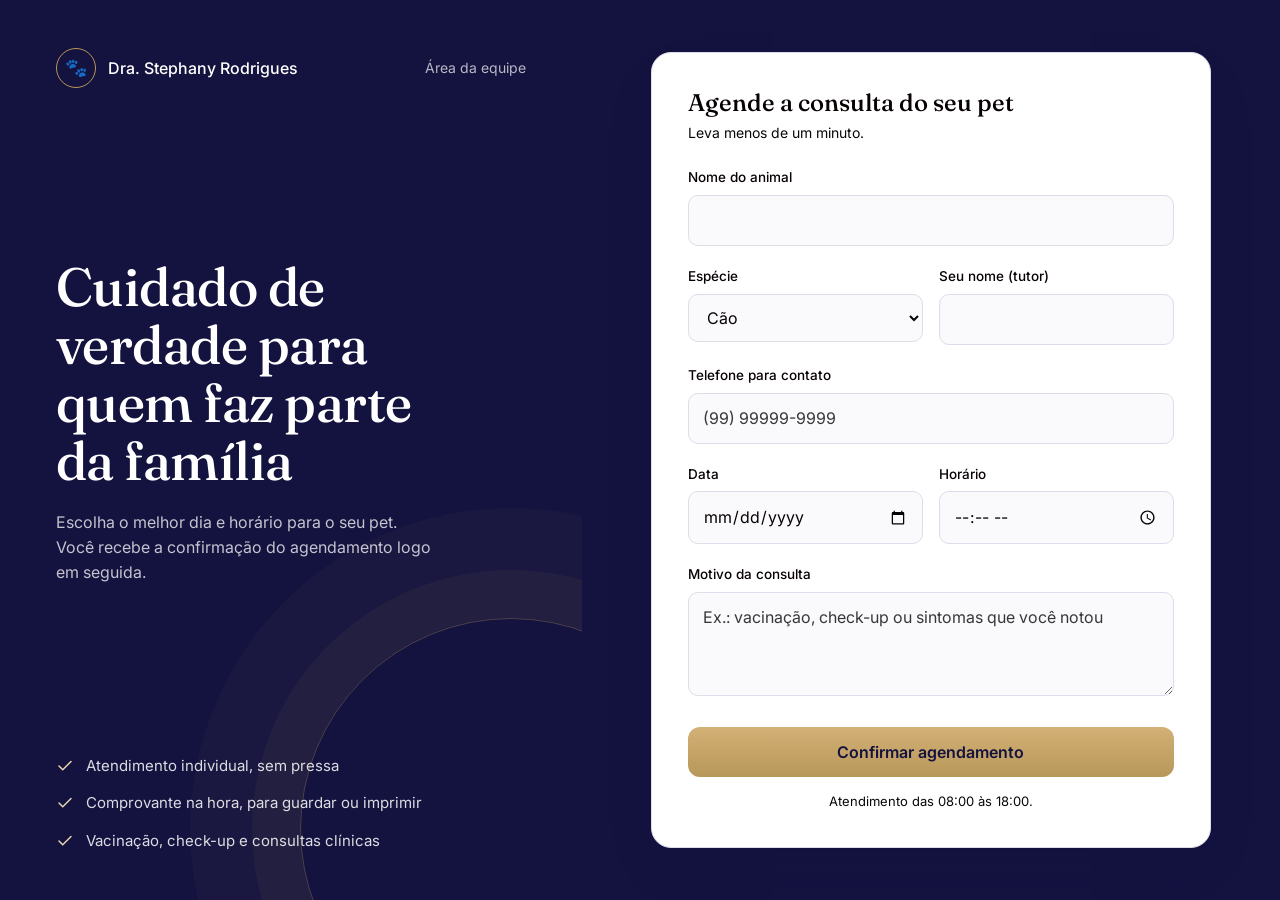
<file: Index.html>
<!DOCTYPE html>
<html lang="pt-BR">
<head>
<meta charset="UTF-8">
<meta name="viewport" content="width=device-width, initial-scale=1, viewport-fit=cover">
<meta name="color-scheme" content="light">
<title>Agende a consulta do seu pet · Dra. Stephany Rodrigues</title>
<link rel="stylesheet" href="front.css">
</head>
<body>
<div class="page">
  <aside class="side">
    <div class="top">
      <div class="brand"><span class="mark" aria-hidden="true">🐾</span>Dra. Stephany Rodrigues</div>
      <a href="agenda.html">Área da equipe</a>
    </div>
    <div class="hero">
      <h1>Cuidado de verdade para quem faz parte da família</h1>
      <p>Escolha o melhor dia e horário para o seu pet. Você recebe a confirmação do agendamento logo em seguida.</p>
    </div>
    <ul class="perks">
      <li><svg width="18" height="18" viewBox="0 0 24 24" fill="none" stroke-width="2" stroke-linecap="round" stroke-linejoin="round"><path d="M20 6 9 17l-5-5"/></svg> Atendimento individual, sem pressa</li>
      <li><svg width="18" height="18" viewBox="0 0 24 24" fill="none" stroke-width="2" stroke-linecap="round" stroke-linejoin="round"><path d="M20 6 9 17l-5-5"/></svg> Comprovante na hora, para guardar ou imprimir</li>
      <li><svg width="18" height="18" viewBox="0 0 24 24" fill="none" stroke-width="2" stroke-linecap="round" stroke-linejoin="round"><path d="M20 6 9 17l-5-5"/></svg> Vacinação, check-up e consultas clínicas</li>
    </ul>
  </aside>

  <main class="main">
    <div class="stack">
      <form class="card" id="formAgendamento" novalidate>
        <h2>Agende a consulta do seu pet</h2>
        <p class="sub">Leva menos de um minuto.</p>
        <div id="msgArea"></div>
        <div class="grid">
          <div class="field full">
            <label for="nomeAnimal">Nome do animal</label>
            <input type="text" id="nomeAnimal" autocomplete="off" required>
          </div>
          <div class="field">
            <label for="especie">Espécie</label>
            <select id="especie" required>
              <option>Cão</option><option>Gato</option><option>Ave</option>
              <option>Roedor</option><option>Réptil</option><option>Outro</option>
            </select>
          </div>
          <div class="field">
            <label for="nomeTutor">Seu nome (tutor)</label>
            <input type="text" id="nomeTutor" autocomplete="name" required>
          </div>
          <div class="field full">
            <label for="telefone">Telefone para contato</label>
            <input type="tel" id="telefone" inputmode="tel" autocomplete="tel" placeholder="(99) 99999-9999" required>
          </div>
          <div class="field">
            <label for="data">Data</label>
            <input type="date" id="data" required>
          </div>
          <div class="field">
            <label for="horario">Horário</label>
            <input type="time" id="horario" required min="08:00" max="18:00">
          </div>
          <div class="field full">
            <label for="motivo">Motivo da consulta</label>
            <textarea id="motivo" rows="3" placeholder="Ex.: vacinação, check-up ou sintomas que você notou"></textarea>
          </div>
        </div>
        <div class="actions">
          <button type="submit" class="btn" id="btnEnviar">Confirmar agendamento</button>
        </div>
        <p class="note">Atendimento das 08:00 às 18:00.</p>
      </form>

      <div class="card" id="comprovante" style="display:none;">
        <div id="comprovanteConteudo"></div>
        <div class="actions no-print">
          <button class="btn" onclick="window.print()">Imprimir ou salvar em PDF</button>
          <button class="btn secondary" onclick="novoAgendamento()">Agendar outra consulta</button>
        </div>
      </div>
    </div>
  </main>
</div>

<iframe name="hidden_iframe" id="hidden_iframe" style="display:none;" title="envio"></iframe>
<form id="formOculto" method="POST" target="hidden_iframe" style="display:none;"></form>

<script src="config.js"></script>
<script src="app.js"></script>
<script>
const dataInput = document.getElementById("data");
const telInput = document.getElementById("telefone");
const horaInput = document.getElementById("horario");
const msgArea = document.getElementById("msgArea");

// Não permite datas passadas
(function () {
  const h = new Date();
  const iso = h.getFullYear() + "-" + String(h.getMonth() + 1).padStart(2, "0") + "-" + String(h.getDate()).padStart(2, "0");
  dataInput.min = iso;
})();
horaInput.min = HORARIO_ABERTURA;
horaInput.max = HORARIO_FECHAMENTO;

telInput.addEventListener("input", () => { telInput.value = mascararTelefone(telInput.value); });

function validar() {
  let primeiroErro = null;
  let texto = "";
  document.querySelectorAll("#formAgendamento [required]").forEach((el) => {
    let invalido = !el.value.trim();
    if (el === telInput && telInput.value.replace(/\D/g, "").length < 10) invalido = true;
    if (el === horaInput && el.value && (el.value < HORARIO_ABERTURA || el.value > HORARIO_FECHAMENTO)) {
      invalido = true;
      texto = "Escolha um horário entre " + HORARIO_ABERTURA + " e " + HORARIO_FECHAMENTO + ".";
    }
    el.setAttribute("aria-invalid", invalido ? "true" : "false");
    if (invalido && !primeiroErro) primeiroErro = el;
  });
  if (primeiroErro) {
    msgArea.innerHTML = '<div class="msg err" role="alert">' + (texto || "Preencha os campos destacados para continuar.") + "</div>";
    primeiroErro.focus();
    return false;
  }
  msgArea.innerHTML = "";
  return true;
}

document.getElementById("formAgendamento").addEventListener("submit", async (e) => {
  e.preventDefault();
  if (!validar()) return;
  const btn = document.getElementById("btnEnviar");
  btn.disabled = true;
  btn.textContent = "Enviando...";

  const dados = {
    nomeAnimal: document.getElementById("nomeAnimal").value.trim(),
    especie: document.getElementById("especie").value,
    nomeTutor: document.getElementById("nomeTutor").value.trim(),
    telefone: telInput.value.trim(),
    data: dataInput.value,
    horario: horaInput.value,
    motivo: document.getElementById("motivo").value.trim()
  };

  try {
    const resultado = await enviarParaGoogleForm(dados);
    if (resultado.ok) {
      mostrarComprovante(resultado.registro);
      e.target.reset();
      return;
    }
    throw new Error("Envio não concluído");
  } catch (erro) {
    console.error("Falha ao agendar:", erro);
    msgArea.innerHTML = '<div class="msg err" role="alert">Não foi possível enviar o agendamento agora. Tente novamente em instantes.</div>';
    btn.disabled = false;
    btn.textContent = "Confirmar agendamento";
  }
});

function linha(rotulo, valor) {
  return "<tr><td>" + rotulo + "</td><td>" + escaparHtml(valor) + "</td></tr>";
}

function mostrarComprovante(r) {
  const agora = new Date();
  const emitidoEm = agora.toLocaleDateString("pt-BR") + " às " + agora.toLocaleTimeString("pt-BR", { hour: "2-digit", minute: "2-digit" });

  document.getElementById("comprovanteConteudo").innerHTML =
    '<div class="ok-head" role="status"><div class="tick"><svg width="26" height="26" viewBox="0 0 24 24" fill="none" stroke="currentColor" stroke-width="2.2" stroke-linecap="round" stroke-linejoin="round"><path d="M20 6 9 17l-5-5"/></svg></div>' +
    "<h2>Agendamento confirmado</h2>" +
    '<p class="hint">Guarde este comprovante e apresente-o na recepção, se precisar.</p></div>' +
    '<table class="receipt">' +
    linha("Protocolo", codigoProtocolo(r.id)) +
    linha("Animal", r.nome_animal + " (" + r.especie + ")") +
    linha("Tutor(a)", r.nome_tutor) +
    linha("Telefone", r.telefone) +
    linha("Data", formatarData(r.data_consulta)) +
    linha("Horário", r.horario.slice(0, 5)) +
    (r.motivo ? linha("Motivo", r.motivo) : "") +
    linha("Profissional", "Dra. Stephany Rodrigues") +
    "</table>" +
    '<p class="hint" style="margin:14px 0 0;">Emitido em ' + emitidoEm + "</p>";

  document.getElementById("formAgendamento").style.display = "none";
  document.getElementById("comprovante").style.display = "block";
  document.getElementById("comprovante").scrollIntoView({ behavior: "smooth" });
}

function novoAgendamento() {
  document.getElementById("comprovante").style.display = "none";
  document.getElementById("formAgendamento").style.display = "block";
  document.getElementById("btnEnviar").disabled = false;
  document.getElementById("btnEnviar").textContent = "Confirmar agendamento";
  msgArea.innerHTML = "";
}
</script>
</body>
</html>
</file>
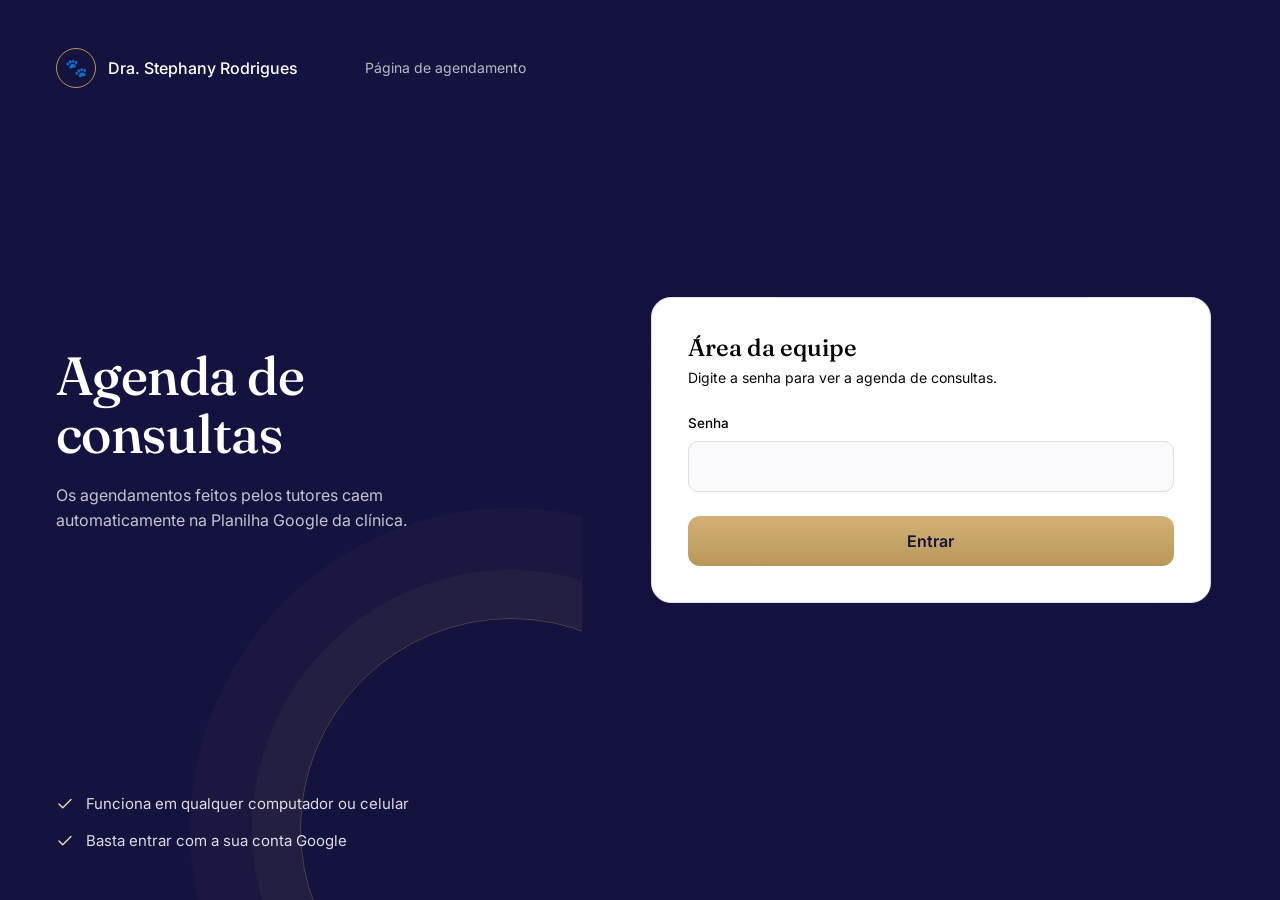
<file: agenda.html>
<!DOCTYPE html>
<html lang="pt-BR">
<head>
<meta charset="UTF-8">
<meta name="viewport" content="width=device-width, initial-scale=1, viewport-fit=cover">
<meta name="color-scheme" content="light">
<title>Área da equipe · Dra. Stephany Rodrigues</title>
<link rel="stylesheet" href="front.css">
</head>
<body>
<div class="page">
  <aside class="side">
    <div class="top">
      <div class="brand"><span class="mark" aria-hidden="true">🐾</span>Dra. Stephany Rodrigues</div>
      <a href="index.html">Página de agendamento</a>
    </div>
    <div class="hero">
      <h1>Agenda de consultas</h1>
      <p>Os agendamentos feitos pelos tutores caem automaticamente na Planilha Google da clínica.</p>
    </div>
    <ul class="perks">
      <li><svg width="18" height="18" viewBox="0 0 24 24" fill="none" stroke-width="2" stroke-linecap="round" stroke-linejoin="round"><path d="M20 6 9 17l-5-5"/></svg> Funciona em qualquer computador ou celular</li>
      <li><svg width="18" height="18" viewBox="0 0 24 24" fill="none" stroke-width="2" stroke-linecap="round" stroke-linejoin="round"><path d="M20 6 9 17l-5-5"/></svg> Basta entrar com a sua conta Google</li>
    </ul>
  </aside>

  <main class="main">
    <div class="stack">
      <div class="card gate" id="gateScreen">
        <h2>Área da equipe</h2>
        <p class="sub">Digite a senha para ver a agenda de consultas.</p>
        <div class="field">
          <label for="senhaInput">Senha</label>
          <input type="password" id="senhaInput" autocomplete="current-password">
        </div>
        <div id="gateMsg" role="alert"></div>
        <div class="actions"><button class="btn" id="btnEntrar">Entrar</button></div>
      </div>

      <div class="card" id="agendaScreen" style="display:none;">
        <h2>Agenda de consultas</h2>
        <p class="sub">Abra a planilha para ver os próximos atendimentos.</p>
        <div class="actions">
          <a id="linkPlanilha" class="btn" href="#" target="_blank" rel="noopener">Abrir planilha de agendamentos</a>
        </div>
        <p class="note">Dica: na planilha, use Dados → Criar filtro para ordenar por data.</p>
      </div>
    </div>
  </main>
</div>

<script src="config.js"></script>
<script>
document.getElementById("btnEntrar").addEventListener("click", tentarEntrar);
document.getElementById("senhaInput").addEventListener("keydown", (e) => {
  if (e.key === "Enter") tentarEntrar();
});

function tentarEntrar() {
  const valor = document.getElementById("senhaInput").value;
  if (valor === SENHA_AGENDA) {
    document.getElementById("gateScreen").style.display = "none";
    document.getElementById("agendaScreen").style.display = "block";
    document.getElementById("linkPlanilha").href = GOOGLE_SHEET_URL;
  } else {
    document.getElementById("gateMsg").innerHTML = '<div class="msg err">Senha incorreta.</div>';
  }
}
</script>
</body>
</html>
</file>
<file: front.css>
@import url('https://fonts.googleapis.com/css2?family=Fraunces:opsz,wght@9..144,400;9..144,500;9..144,600&family=Inter:wght@400;500;600&display=swap');

:root{
  --ink:#14123F; --gold:#B8975A; --gold-soft:#E6D5B0;
  --bg:#14123F; --card:#ffffff; --text:#080101; --muted:#080808;
  --line:#DDDCE8; --field:#FAFAFD; --err:#B3261E;
}
:root{color-scheme:light}
*{box-sizing:border-box}
html{scroll-padding-top:env(safe-area-inset-top,0px)}
body{margin:0;background:var(--bg);color:var(--text);font:400 16px/1.55 Inter,system-ui,sans-serif;-webkit-font-smoothing:antialiased;padding-top:env(safe-area-inset-top,0px);padding-bottom:env(safe-area-inset-bottom,0px)}
h1,h2{font-family:Fraunces,serif;font-weight:500;margin:0}

/* Estrutura em duas áreas */
.page{min-height:100vh;display:grid;grid-template-columns:minmax(0,5fr) minmax(0,6fr)}
.side{background:var(--ink);color:#fff;padding:48px 56px;display:flex;flex-direction:column;justify-content:space-between;position:relative;overflow:hidden}
.side::after{content:"";position:absolute;right:-140px;bottom:-140px;width:420px;height:420px;border-radius:50%;border:1px solid rgba(184,151,90,.35);box-shadow:0 0 0 48px rgba(184,151,90,.06),0 0 0 110px rgba(184,151,90,.04)}
.top{display:flex;align-items:center;gap:12px;position:relative;z-index:1}
.brand{display:flex;align-items:center;gap:12px;font-weight:500}
.mark{width:40px;height:40px;border-radius:50%;border:1px solid var(--gold);display:grid;place-items:center;font-size:18px}
.top a{margin-left:auto;font-size:14px;color:rgba(255,255,255,.7);text-decoration:none}
.top a:hover,.top a:focus-visible{color:#fff}
.hero{max-width:420px;margin:72px 0;position:relative;z-index:1}
.hero h1{font-size:clamp(34px,4.2vw,54px);line-height:1.08;letter-spacing:-.01em;margin-bottom:20px}
.hero p{color:rgba(255,255,255,.75);margin:0;max-width:38ch}
.perks{list-style:none;margin:0;padding:0;display:grid;gap:14px;position:relative;z-index:1;font-size:15px;color:rgba(255,255,255,.85)}
.perks li{display:flex;gap:12px;align-items:flex-start}
.perks svg{flex:none;margin-top:3px;stroke:var(--gold-soft)}
.main{padding:48px 56px;display:flex;align-items:center;justify-content:center}
.main > .stack{width:100%;max-width:560px}

/* Cartão e formulário */
.card{background:var(--card);color:var(--text);border:1px solid var(--line);border-radius:20px;padding:36px;box-shadow:0 24px 60px -30px rgba(20,18,63,.35)}
.card h2{font-size:24px;line-height:1.2;margin-bottom:4px}
.sub,.hint{color:var(--muted);font-size:14px;margin:0 0 24px}
.grid{display:grid;grid-template-columns:1fr 1fr;gap:20px 16px}
.full{grid-column:1/-1}
.field label{display:block;font-size:13.5px;font-weight:500;margin-bottom:7px}
.field input,.field select,.field textarea{width:100%;font:inherit;color:var(--text);background:var(--field);border:1px solid var(--line);border-radius:10px;padding:12px 14px;transition:border-color .15s}
.field textarea{resize:vertical;min-height:104px}
.field input::placeholder,.field textarea::placeholder{color:var(--muted);opacity:.8}
.field input:hover,.field select:hover,.field textarea:hover{border-color:var(--gold)}
.field input:focus-visible,.field select:focus-visible,.field textarea:focus-visible,.btn:focus-visible{outline:2px solid var(--gold);outline-offset:2px;border-color:var(--gold)}
.field input[aria-invalid="true"]{border-color:var(--err)}

.btn{display:inline-block;width:100%;text-align:center;text-decoration:none;font:600 16px Inter,sans-serif;color:var(--ink);background:linear-gradient(180deg,#D3B176,#B8975A);border:0;border-radius:12px;padding:15px 20px;cursor:pointer;transition:filter .15s,transform .12s}
.btn:hover{filter:brightness(1.05)}
.btn:active{transform:translateY(1px)}
.btn:disabled{filter:grayscale(.6);opacity:.7;cursor:not-allowed}
.btn.secondary{background:var(--card);color:var(--ink);border:1px solid var(--line)}
.actions{display:grid;gap:10px;margin-top:24px}
.note{text-align:center;color:var(--muted);font-size:13px;margin:14px 0 0}

.msg{padding:12px 14px;border-radius:10px;margin-bottom:18px;font-size:14px}
.msg.err{background:#FBEAE8;border:1px solid #EBB9B4;color:var(--err)}

/* Comprovante */
.ok-head{text-align:center;margin-bottom:20px}
.tick{width:56px;height:56px;border-radius:50%;margin:0 auto 16px;display:grid;place-items:center;background:var(--ink);color:var(--gold-soft)}
.receipt{width:100%;border-collapse:collapse;font-size:15px}
.receipt td{padding:11px 0;border-top:1px solid var(--line)}
.receipt td:first-child{color:var(--muted)}
.receipt td:last-child{text-align:right;font-weight:500}
.gate{text-align:left}

@media (max-width:900px){
  .page{grid-template-columns:1fr}
  .side{padding:28px 24px 36px}
  .side::after{display:none}
  .hero{margin:40px 0 32px}
  .main{padding:0 16px 40px;margin-top:-12px}
  .card{padding:24px 20px}
}
@media (max-width:480px){.grid{grid-template-columns:1fr}}
@media (prefers-reduced-motion:reduce){*{transition:none!important}}
@media print{
  .side,.no-print,#formAgendamento{display:none!important}
  .page{display:block}.main{padding:0}
  body{background:#fff}.card{border:none;box-shadow:none;padding:0}
}
</file>
